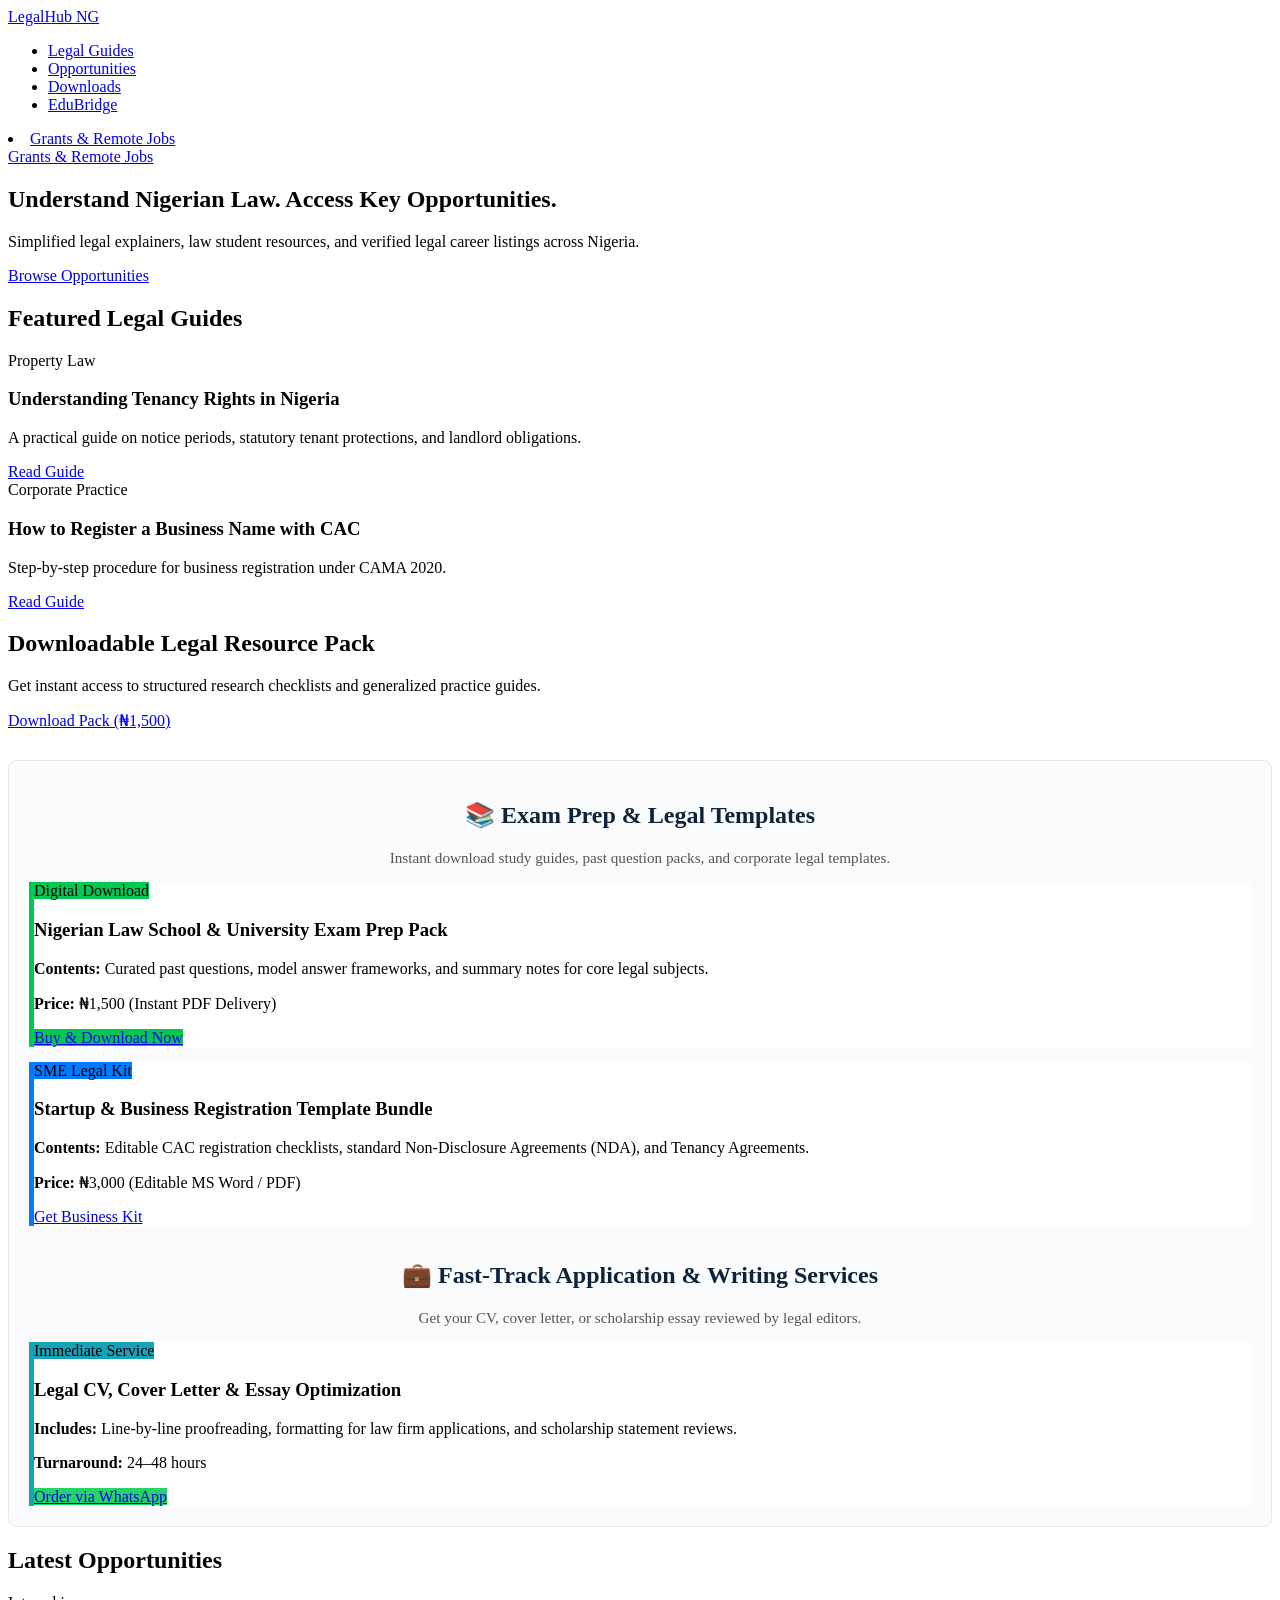
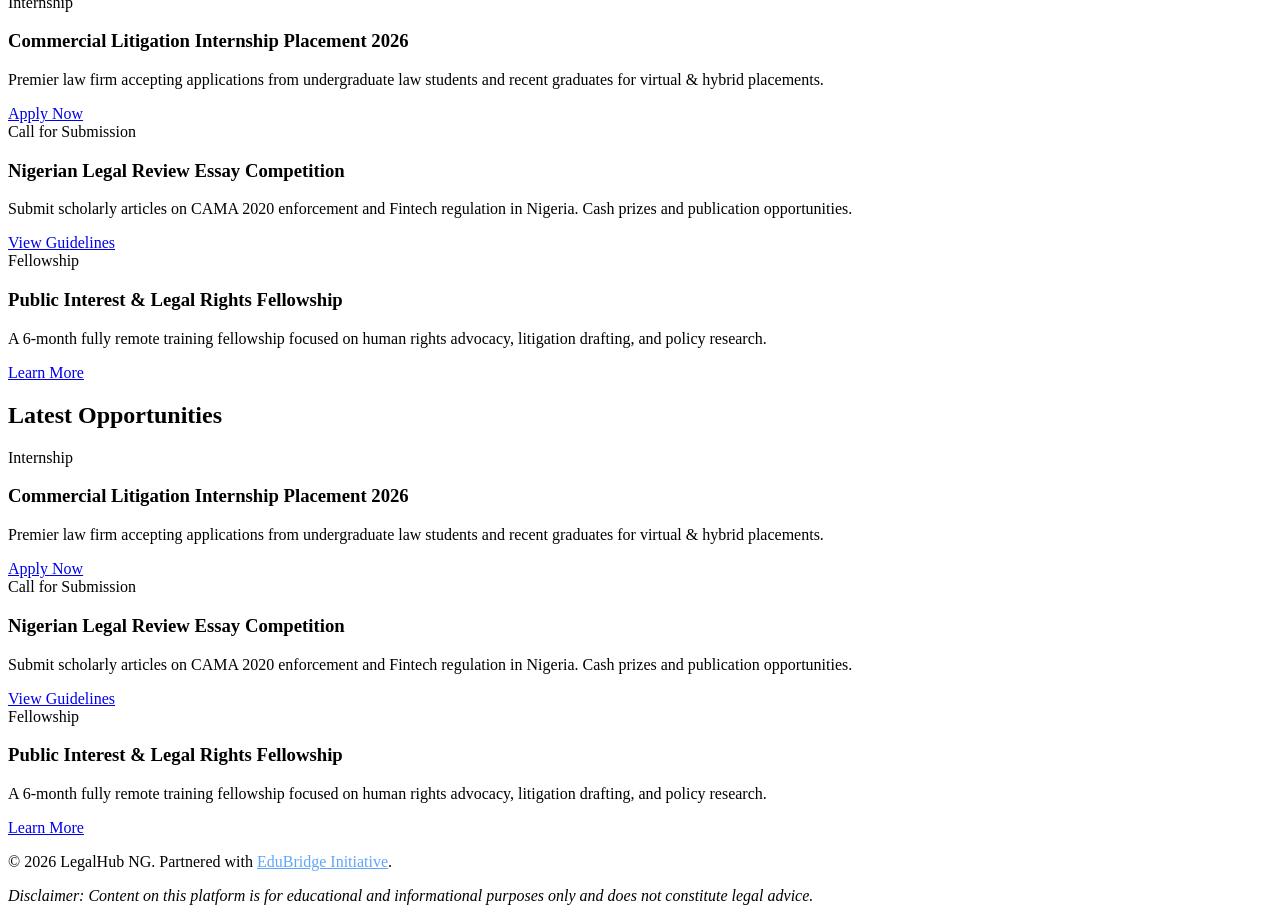
<file: index.html>
<!DOCTYPE html>
<html lang="en">
<head>
    <meta name="google-site-verification" content="_naWiaq9ZyuGqCpR4d_3zGnjR3iSggsKkeyU89-YvZs" />
</head>
<body>

    <header>
        <nav class="nav-container">
            <a href="index.html" class="logo">LegalHub NG</a>
            <ul class="nav-links">
                <li><a href="#guides">Legal Guides</a></li>
                <li><a href="#opportunities">Opportunities</a></li>
                <li><a href="#downloads">Downloads</a></li>
                <li><a href="https://rabbi830119.github.io/edubridge-initiative/" target="_blank">EduBridge</a></li>
            </ul><li><a href="grants-remote.html">Grants & Remote Jobs</a></li>
            
        </nav><a href="grants-remote.html">Grants & Remote Jobs</a>

    </header>

    <main class="content-container">

        <!-- Hero Section -->
        <section class="hero">
            <h1>Understand Nigerian Law. Access Key Opportunities.</h1>
            <p>Simplified legal explainers, law student resources, and verified legal career listings across Nigeria.</p>
            <a href="#opportunities" class="btn-secondary">Browse Opportunities</a>
        </section>

        <!-- Featured Guides Section -->
        <section id="guides" class="section">
            <h2>Featured Legal Guides</h2>
            <div class="grid-container">

                <article class="card">
                    <span class="card-tag">Property Law</span>
                    <h3>Understanding Tenancy Rights in Nigeria</h3>
                    <p>A practical guide on notice periods, statutory tenant protections, and landlord obligations.</p>
                    <a href="tenancy-rights.html" class="btn-primary">Read Guide</a>
                </article>

                <article class="card">
                    <span class="card-tag">Corporate Practice</span>
                    <h3>How to Register a Business Name with CAC</h3>
                    <p>Step-by-step procedure for business registration under CAMA 2020.</p>
                    <a href="cac-registration.html" class="btn-primary">Read Guide</a>
                </article>

            </div>
        </section>

        <!-- Resource Pack Section -->
        <section id="downloads" class="monetize-box">
            <h2>Downloadable Legal Resource Pack</h2>
            <p>Get instant access to structured research checklists and generalized practice guides.</p>
            <a href="https://paystack.shop/pay/uiqa04zdky" class="btn-primary" target="_blank">Download Pack (₦1,500)</a>
        </section>
            <!-- DIGITAL PRODUCTS & SERVICES MONETIZATION HUB -->
    <section class="monetization-hub" style="margin-top: 30px; background: #f9fbfd; padding: 20px; border-radius: 8px; border: 1px solid #e1e8ed;">
        <h2 style="color: #0d233a; text-align: center;">📚 Exam Prep & Legal Templates</h2>
        <p style="text-align: center; font-size: 0.95rem; color: #555;">Instant download study guides, past question packs, and corporate legal templates.</p>
        
        <div class="card" style="border-left: 5px solid #00c853; background: #ffffff; margin-top: 15px;">
            <span class="badge" style="background: #00c853;">Digital Download</span>
            <h3>Nigerian Law School & University Exam Prep Pack</h3>
            <p><strong>Contents:</strong> Curated past questions, model answer frameworks, and summary notes for core legal subjects.</p>
            <p><strong>Price:</strong> ₦1,500 (Instant PDF Delivery)</p>
            <a href="https://paystack.shop/pay/84jwhg94qy" target="_blank" class="btn" style="background: #00c853;">Buy & Download Now</a>
        </div>

        <div class="card" style="border-left: 5px solid #007bff; background: #ffffff; margin-top: 15px;">
            <span class="badge" style="background: #007bff;">SME Legal Kit</span>
            <h3>Startup & Business Registration Template Bundle</h3>
            <p><strong>Contents:</strong> Editable CAC registration checklists, standard Non-Disclosure Agreements (NDA), and Tenancy Agreements.</p>
            <p><strong>Price:</strong> ₦3,000 (Editable MS Word / PDF)</p>
            <a href="https://paystack.shop/pay/84jwhg94qy" target="_blank" class="btn">Get Business Kit</a>
        </div>

        <h2 style="color: #0d233a; text-align: center; margin-top: 35px;">💼 Fast-Track Application & Writing Services</h2>
        <p style="text-align: center; font-size: 0.95rem; color: #555;">Get your CV, cover letter, or scholarship essay reviewed by legal editors.</p>

        <div class="card" style="border-left: 5px solid #17a2b8; background: #ffffff; margin-top: 15px;">
            <span class="badge" style="background: #17a2b8;">Immediate Service</span>
            <h3>Legal CV, Cover Letter & Essay Optimization</h3>
            <p><strong>Includes:</strong> Line-by-line proofreading, formatting for law firm applications, and scholarship statement reviews.</p>
            <p><strong>Turnaround:</strong> 24–48 hours</p>
            <a href="https://wa.me/2348032240119?text=Hi%20LegalHub%20NG,%20I%20want%20to%20request%20a%20CV%2FEssay%20Review." target="_blank" class="btn" style="background: #25d366;">Order via WhatsApp</a>
        </div>
    </section>


        <!-- Latest Opportunities Section -->
                <!-- Latest Opportunities Section -->
        <section id="opportunities" class="section">
            <h2>Latest Opportunities</h2>
            <div class="grid-container">

                <article class="card">
                    <span class="card-tag">Internship</span>
                    <h3>Commercial Litigation Internship Placement 2026</h3>
                    <p>Premier law firm accepting applications from undergraduate law students and recent graduates for virtual & hybrid placements.</p>
                    <a href="internship-placement.html" class="btn-secondary">Apply Now</a>
                </article>

                <article class="card">
                    <span class="card-tag">Call for Submission</span>
                    <h3>Nigerian Legal Review Essay Competition</h3>
                    <p>Submit scholarly articles on CAMA 2020 enforcement and Fintech regulation in Nigeria. Cash prizes and publication opportunities.</p>
                    <a href="essay-competition.html" class="btn-secondary">View Guidelines</a>
                </article>

                <article class="card">
                    <span class="card-tag">Fellowship</span>
                    <h3>Public Interest & Legal Rights Fellowship</h3>
                    <p>A 6-month fully remote training fellowship focused on human rights advocacy, litigation drafting, and policy research.</p>
                    <a href="legal-fellowship.html" class="btn-secondary">Learn More</a>
                </article>

            </div>
        </section>

            <h2>Latest Opportunities</h2>
            <div class="grid-container">

                <article class="card">
                    <span class="card-tag">Internship</span>
                    <h3>Commercial Litigation Internship Placement 2026</h3>
                    <p>Premier law firm accepting applications from undergraduate law students and recent graduates for virtual & hybrid placements.</p>
                    <a href="index.html#opportunities" class="btn-secondary">Apply Now</a>
                </article>

                <article class="card">
                    <span class="card-tag">Call for Submission</span>
                    <h3>Nigerian Legal Review Essay Competition</h3>
                    <p>Submit scholarly articles on CAMA 2020 enforcement and Fintech regulation in Nigeria. Cash prizes and publication opportunities.</p>
                    <a href="index.html#opportunities" class="btn-secondary">View Guidelines</a>
                </article>

                <article class="card">
                    <span class="card-tag">Fellowship</span>
                    <h3>Public Interest & Legal Rights Fellowship</h3>
                    <p>A 6-month fully remote training fellowship focused on human rights advocacy, litigation drafting, and policy research.</p>
                    <a href="index.html#opportunities" class="btn-secondary">Learn More</a>
                </article>

            </div>
        </section>

    </main>

    <footer>
        <p>&copy; 2026 LegalHub NG. Partnered with <a href="https://rabbi830119.github.io/edubridge-initiative/" target="_blank" style="color: #60a5fa; text-decoration: underline;">EduBridge Initiative</a>.</p>
        <p class="disclaimer"><em>Disclaimer: Content on this platform is for educational and informational purposes only and does not constitute legal advice.</em></p>
    </footer>

</body>
</html>
</file>
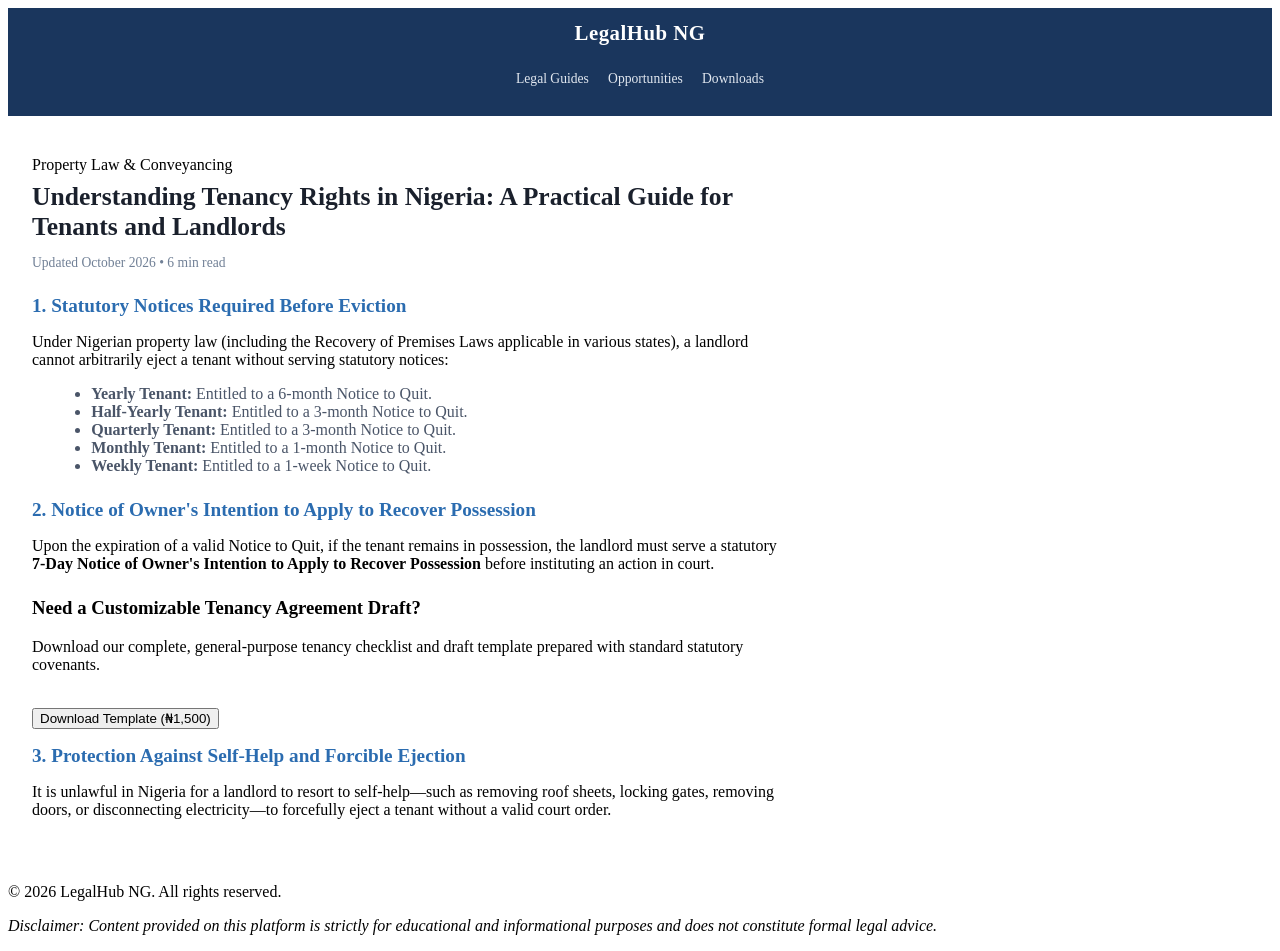
<file: article-tenancy.html>
<!DOCTYPE html>
<html lang="en">
<head>
    <meta charset="UTF-8">
    <meta name="viewport" content="width=device-width, initial-scale=1.0">
    <meta name="description" content="A comprehensive practical guide to tenant rights, statutory notices, and recovery of premises in Nigeria.">
    <title>Understanding Tenancy Rights in Nigeria | LegalHub NG</title>
    <link rel="stylesheet" href="css/style.css">
</head>
<body>

    <header>
        <nav>
            <a href="index.html" class="logo">LegalHub NG</a>
            <ul class="nav-links">
                <li><a href="index.html#guides">Legal Guides</a></li>
                <li><a href="index.html#opportunities">Opportunities</a></li>
                <li><a href="index.html#downloads">Downloads</a></li>
            </ul>
        </nav>
    </header>

    <main class="container" style="max-width: 800px;">
        <article class="card" style="padding: 1.5rem; margin-top: 1rem;">
            <span class="card-tag">Property Law & Conveyancing</span>
            <h1 style="font-size: 1.6rem; color: #1a202c; margin: 0.5rem 0;">Understanding Tenancy Rights in Nigeria: A Practical Guide for Tenants and Landlords</h1>
            <p style="font-size: 0.85rem; color: #718096; margin-bottom: 1.5rem;">Updated October 2026 • 6 min read</p>

            <section style="margin-bottom: 1.5rem;">
                <h2 style="font-size: 1.2rem; color: #2b6cb0; margin-bottom: 0.5rem;">1. Statutory Notices Required Before Eviction</h2>
                <p>Under Nigerian property law (including the Recovery of Premises Laws applicable in various states), a landlord cannot arbitrarily eject a tenant without serving statutory notices:</p>
                <ul style="margin-left: 1.2rem; margin-top: 0.5rem; color: #4a5568;">
                    <li><strong>Yearly Tenant:</strong> Entitled to a 6-month Notice to Quit.</li>
                    <li><strong>Half-Yearly Tenant:</strong> Entitled to a 3-month Notice to Quit.</li>
                    <li><strong>Quarterly Tenant:</strong> Entitled to a 3-month Notice to Quit.</li>
                    <li><strong>Monthly Tenant:</strong> Entitled to a 1-month Notice to Quit.</li>
                    <li><strong>Weekly Tenant:</strong> Entitled to a 1-week Notice to Quit.</li>
                </ul>
            </section>

            <section style="margin-bottom: 1.5rem;">
                <h2 style="font-size: 1.2rem; color: #2b6cb0; margin-bottom: 0.5rem;">2. Notice of Owner's Intention to Apply to Recover Possession</h2>
                <p>Upon the expiration of a valid Notice to Quit, if the tenant remains in possession, the landlord must serve a statutory <strong>7-Day Notice of Owner's Intention to Apply to Recover Possession</strong> before instituting an action in court.</p>
            </section>

            <div class="monetize-box">
                <h3>Need a Customizable Tenancy Agreement Draft?</h3>
                <p>Download our complete, general-purpose tenancy checklist and draft template prepared with standard statutory covenants.</p>
                <br>
                <button class="btn-primary" onclick="payWithPaystack('Tenancy Draft Template', 1500)">Download Template (₦1,500)</button>
            </div>

            <section style="margin-bottom: 1.5rem;">
                <h2 style="font-size: 1.2rem; color: #2b6cb0; margin-bottom: 0.5rem;">3. Protection Against Self-Help and Forcible Ejection</h2>
                <p>It is unlawful in Nigeria for a landlord to resort to self-help—such as removing roof sheets, locking gates, removing doors, or disconnecting electricity—to forcefully eject a tenant without a valid court order.</p>
            </section>
        </article>
    </main>

    <footer>
        <p>© 2026 LegalHub NG. All rights reserved.</p>
        <p><em>Disclaimer: Content provided on this platform is strictly for educational and informational purposes and does not constitute formal legal advice.</em></p>
    </footer>

    <script src="https://js.paystack.co/v1/inline.js"></script>
    <script src="js/script.js"></script>
</body>
</html>
</file>
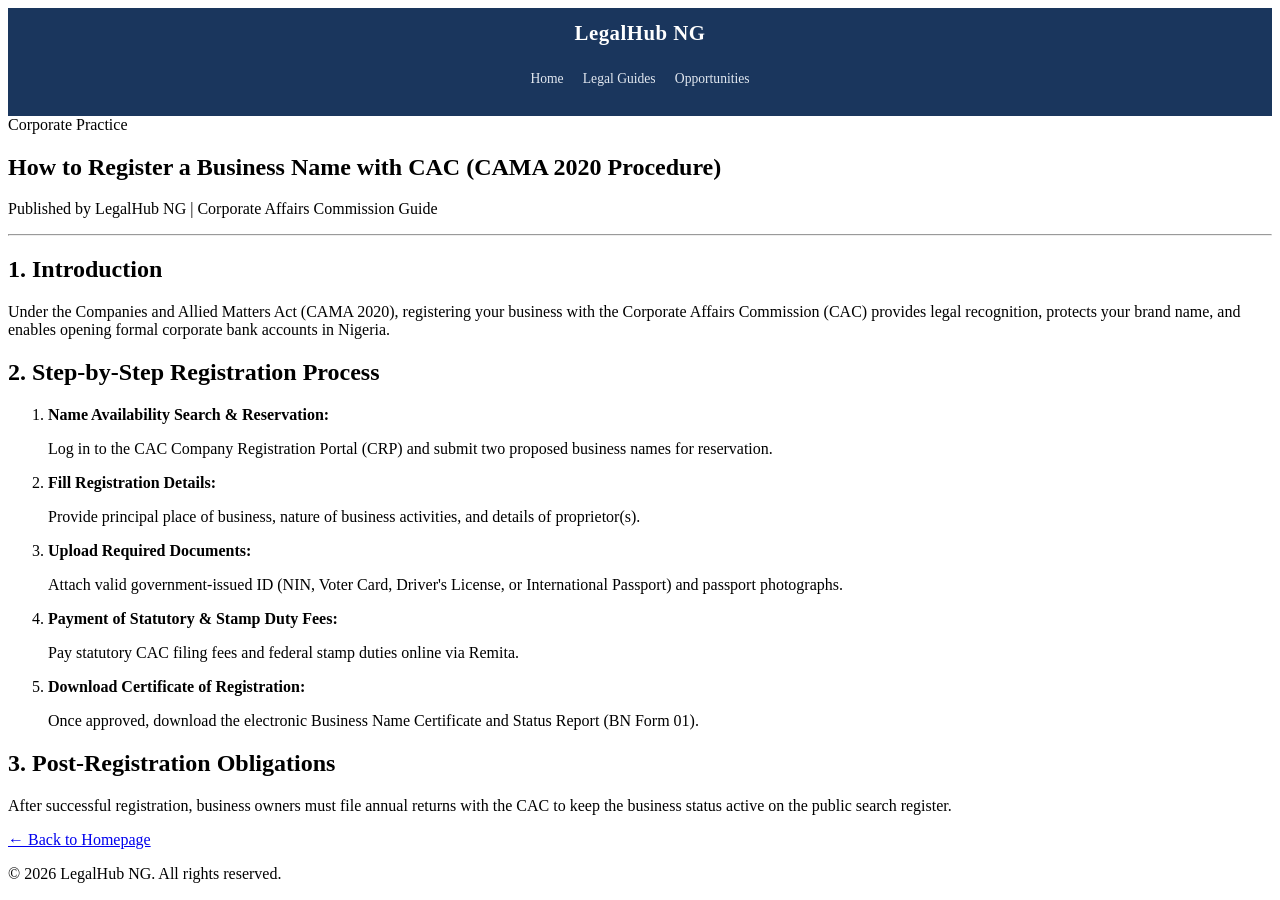
<file: cac-registration.html>
<!DOCTYPE html>
<html lang="en">
<head>
    <meta charset="UTF-8">
    <meta name="viewport" content="width=device-width, initial-scale=1.0">
    <title>How to Register a Business Name with CAC | LegalHub NG</title>
    <link rel="stylesheet" href="css/style.css">
    <link rel="stylesheet" href="css/styles.css">
</head>
<body>

    <header>
        <nav class="nav-container">
            <a href="index.html" class="logo">LegalHub NG</a>
            <ul class="nav-links">
                <li><a href="index.html">Home</a></li>
                <li><a href="index.html#guides">Legal Guides</a></li>
                <li><a href="index.html#opportunities">Opportunities</a></li>
            </ul>
        </nav>
    </header>

    <main class="content-container">
        <article class="legal-article">
            <span class="category-tag">Corporate Practice</span>
            <h1>How to Register a Business Name with CAC (CAMA 2020 Procedure)</h1>
            <p class="meta-info">Published by LegalHub NG | Corporate Affairs Commission Guide</p>

            <hr>

            <section class="article-section">
                <h2>1. Introduction</h2>
                <p>Under the Companies and Allied Matters Act (CAMA 2020), registering your business with the Corporate Affairs Commission (CAC) provides legal recognition, protects your brand name, and enables opening formal corporate bank accounts in Nigeria.</p>
            </section>

            <section class="article-section">
                <h2>2. Step-by-Step Registration Process</h2>
                <ol>
                    <li>
                        <strong>Name Availability Search & Reservation:</strong>
                        <p>Log in to the CAC Company Registration Portal (CRP) and submit two proposed business names for reservation.</p>
                    </li>
                    <li>
                        <strong>Fill Registration Details:</strong>
                        <p>Provide principal place of business, nature of business activities, and details of proprietor(s).</p>
                    </li>
                    <li>
                        <strong>Upload Required Documents:</strong>
                        <p>Attach valid government-issued ID (NIN, Voter Card, Driver's License, or International Passport) and passport photographs.</p>
                    </li>
                    <li>
                        <strong>Payment of Statutory & Stamp Duty Fees:</strong>
                        <p>Pay statutory CAC filing fees and federal stamp duties online via Remita.</p>
                    </li>
                    <li>
                        <strong>Download Certificate of Registration:</strong>
                        <p>Once approved, download the electronic Business Name Certificate and Status Report (BN Form 01).</p>
                    </li>
                </ol>
            </section>

            <section class="article-section">
                <h2>3. Post-Registration Obligations</h2>
                <p>After successful registration, business owners must file annual returns with the CAC to keep the business status active on the public search register.</p>
            </section>

            <div class="article-footer">
                <a href="index.html" class="btn-secondary">← Back to Homepage</a>
            </div>
        </article>
    </main>

    <footer>
        <p>&copy; 2026 LegalHub NG. All rights reserved.</p>
    </footer>

</body>
</html>
</file>
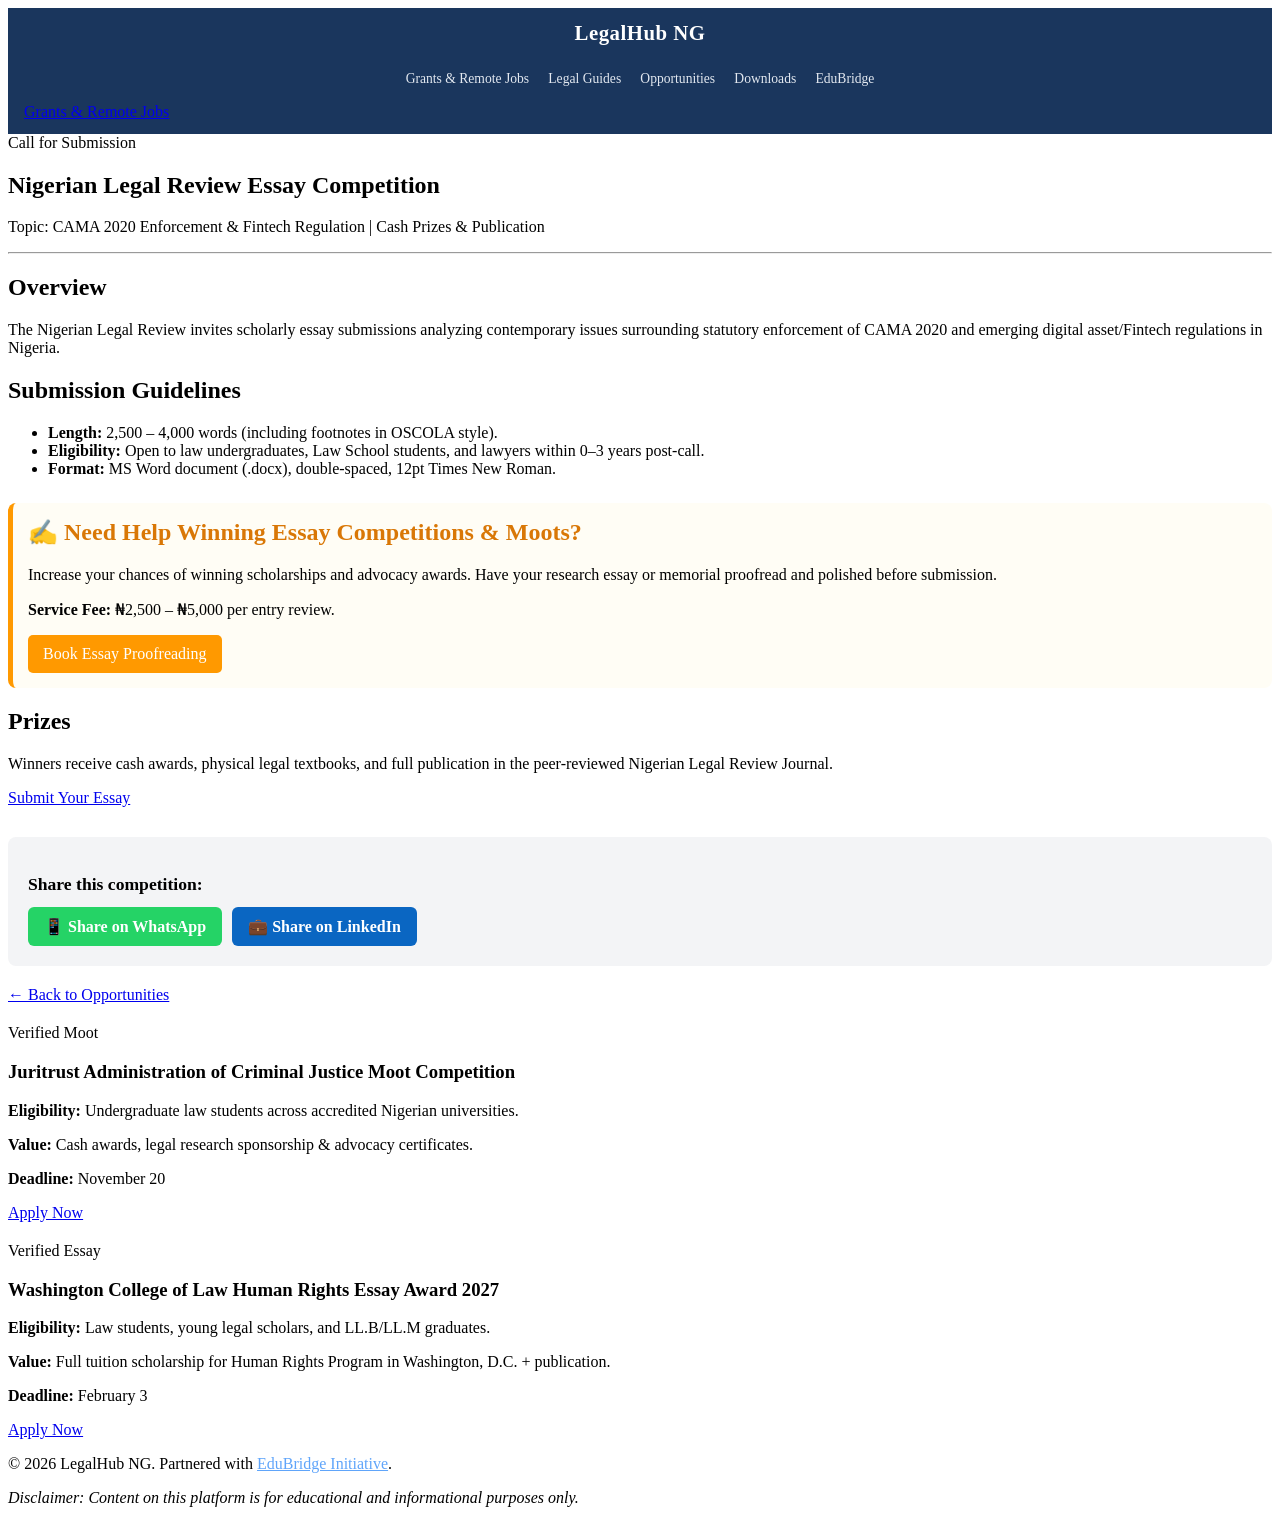
<file: essay-competition.html>
<!DOCTYPE html>
<html lang="en">
<head>
    <meta charset="UTF-8">
    <meta name="viewport" content="width=device-width, initial-scale=1.0">
    <title>Nigerian Legal Review Essay Competition | LegalHub NG</title>
    <!-- Open Graph tags for WhatsApp/Social Preview -->
    <meta property="og:title" content="Nigerian Legal Review Essay Competition - LegalHub NG">
    <meta property="og:description" content="Submit scholarly essays on CAMA 2020 & Fintech Regulation. Win cash prizes and publication.">
    <meta property="og:type" content="website">
    <link rel="stylesheet" href="css/style.css">
    <link rel="stylesheet" href="css/styles.css">
</head>
<body>

    <header>
        <nav class="nav-container">
            <a href="index.html" class="logo">LegalHub NG</a>
            <ul class="nav-links"><li><a href="grants-remote.html">Grants & Remote Jobs</a></li>
                
                <li><a href="index.html#guides">Legal Guides</a></li>
                <li><a href="index.html#opportunities">Opportunities</a></li>
                <li><a href="index.html#downloads">Downloads</a></li>
                <li><a href="https://rabbi830119.github.io/edubridge-initiative/" target="_blank">EduBridge</a></li>
            </ul>
        </nav><a href="grants-remote.html">Grants & Remote Jobs</a>

    </header>

    <main class="content-container">
        <article class="legal-article">
            <span class="category-tag">Call for Submission</span>
            <h1>Nigerian Legal Review Essay Competition</h1>
            <p class="meta-info">Topic: CAMA 2020 Enforcement & Fintech Regulation | Cash Prizes & Publication</p>
            <hr>

            <section class="article-section">
                <h2>Overview</h2>
                <p>The Nigerian Legal Review invites scholarly essay submissions analyzing contemporary issues surrounding statutory enforcement of CAMA 2020 and emerging digital asset/Fintech regulations in Nigeria.</p>
            </section>

            <section class="article-section">
                <h2>Submission Guidelines</h2>
                <ul>
                    <li><strong>Length:</strong> 2,500 – 4,000 words (including footnotes in OSCOLA style).</li>
                    <li><strong>Eligibility:</strong> Open to law undergraduates, Law School students, and lawyers within 0–3 years post-call.</li>
                    <li><strong>Format:</strong> MS Word document (.docx), double-spaced, 12pt Times New Roman.</li>
                </ul>
            </section>
                <!-- ESSAY & MOOT PROOFREADING SERVICE BANNER -->
    <div class="card" style="border-left: 5px solid #ff9900; background: #fffdf5; margin-top: 25px; padding: 15px; border-radius: 8px;">
        <h2 style="color: #d97706; margin-top: 0;">✍️ Need Help Winning Essay Competitions & Moots?</h2>
        <p>Increase your chances of winning scholarships and advocacy awards. Have your research essay or memorial proofread and polished before submission.</p>
        <p><strong>Service Fee:</strong> ₦2,500 – ₦5,000 per entry review.</p>
        <a href="https://wa.me/2348032240119?text=Hi%20LegalHub,%20I%20need%20my%20essay%2Fmemorial%20proofread." target="_blank" class="btn" style="background: #ff9900; color: #fff; display: inline-block; padding: 10px 15px; text-decoration: none; border-radius: 5px;">Book Essay Proofreading</a>
    </div>


            <section class="article-section">
                <h2>Prizes</h2>
                <p>Winners receive cash awards, physical legal textbooks, and full publication in the peer-reviewed Nigerian Legal Review Journal.</p>
                <a href="mailto:submissions@legalhubng.com?subject=Essay%20Submission%202026" class="btn-primary">Submit Your Essay</a>
            </section>

            <!-- Social Share Section -->
            <section class="article-section share-box" style="margin-top: 30px; padding: 20px; background-color: #f3f4f6; border-radius: 8px;">
                <h3 style="margin-bottom: 12px; font-size: 1.1rem;">Share this competition:</h3>
                <div style="display: flex; gap: 10px; flex-wrap: wrap;">
                    <a href="https://api.whatsapp.com/send?text=Check%20out%20the%20Nigerian%20Legal%20Review%20Essay%20Competition%20on%20LegalHub%20NG:%20https://rabbi830119.github.io/legal-opportunity-hub/essay-competition.html" target="_blank" style="background-color: #25D366; color: white; padding: 10px 16px; border-radius: 6px; text-decoration: none; font-weight: bold; display: inline-block;">📱 Share on WhatsApp</a>
                    <a href="https://www.linkedin.com/sharing/share-offsite/?url=https://rabbi830119.github.io/legal-opportunity-hub/essay-competition.html" target="_blank" style="background-color: #0A66C2; color: white; padding: 10px 16px; border-radius: 6px; text-decoration: none; font-weight: bold; display: inline-block;">💼 Share on LinkedIn</a>
                </div>
            </section>

            <div class="article-footer" style="margin-top: 20px;">
                <a href="index.html#opportunities" class="btn-secondary">← Back to Opportunities</a>
            </div>
        </article>
            <!-- VERIFIED COMPETITIONS SECTION -->
    <div class="card" style="margin-top: 20px;">
        <span class="badge">Verified Moot</span>
        <h3>Juritrust Administration of Criminal Justice Moot Competition</h3>
        <p><strong>Eligibility:</strong> Undergraduate law students across accredited Nigerian universities.</p>
        <p><strong>Value:</strong> Cash awards, legal research sponsorship & advocacy certificates.</p>
        <p><strong>Deadline:</strong> November 20</p>
        <a href="https://juritrustcentre.org/moot-competition/" target="_blank" class="btn">Apply Now</a>
    </div>

    <div class="card" style="margin-top: 20px;">
        <span class="badge">Verified Essay</span>
        <h3>Washington College of Law Human Rights Essay Award 2027</h3>
        <p><strong>Eligibility:</strong> Law students, young legal scholars, and LL.B/LL.M graduates.</p>
        <p><strong>Value:</strong> Full tuition scholarship for Human Rights Program in Washington, D.C. + publication.</p>
        <p><strong>Deadline:</strong> February 3</p>
        <a href="https://www.wcl.american.edu/impact/initiatives-programs/hracademy/award/" target="_blank" class="btn">Apply Now</a>
    </div>
    
    </main>

    <footer>
        <p>&copy; 2026 LegalHub NG. Partnered with <a href="https://rabbi830119.github.io/edubridge-initiative/" target="_blank" style="color: #60a5fa; text-decoration: underline;">EduBridge Initiative</a>.</p>
        <p class="disclaimer"><em>Disclaimer: Content on this platform is for educational and informational purposes only.</em></p>
    </footer>

</body>
</html>
</file>
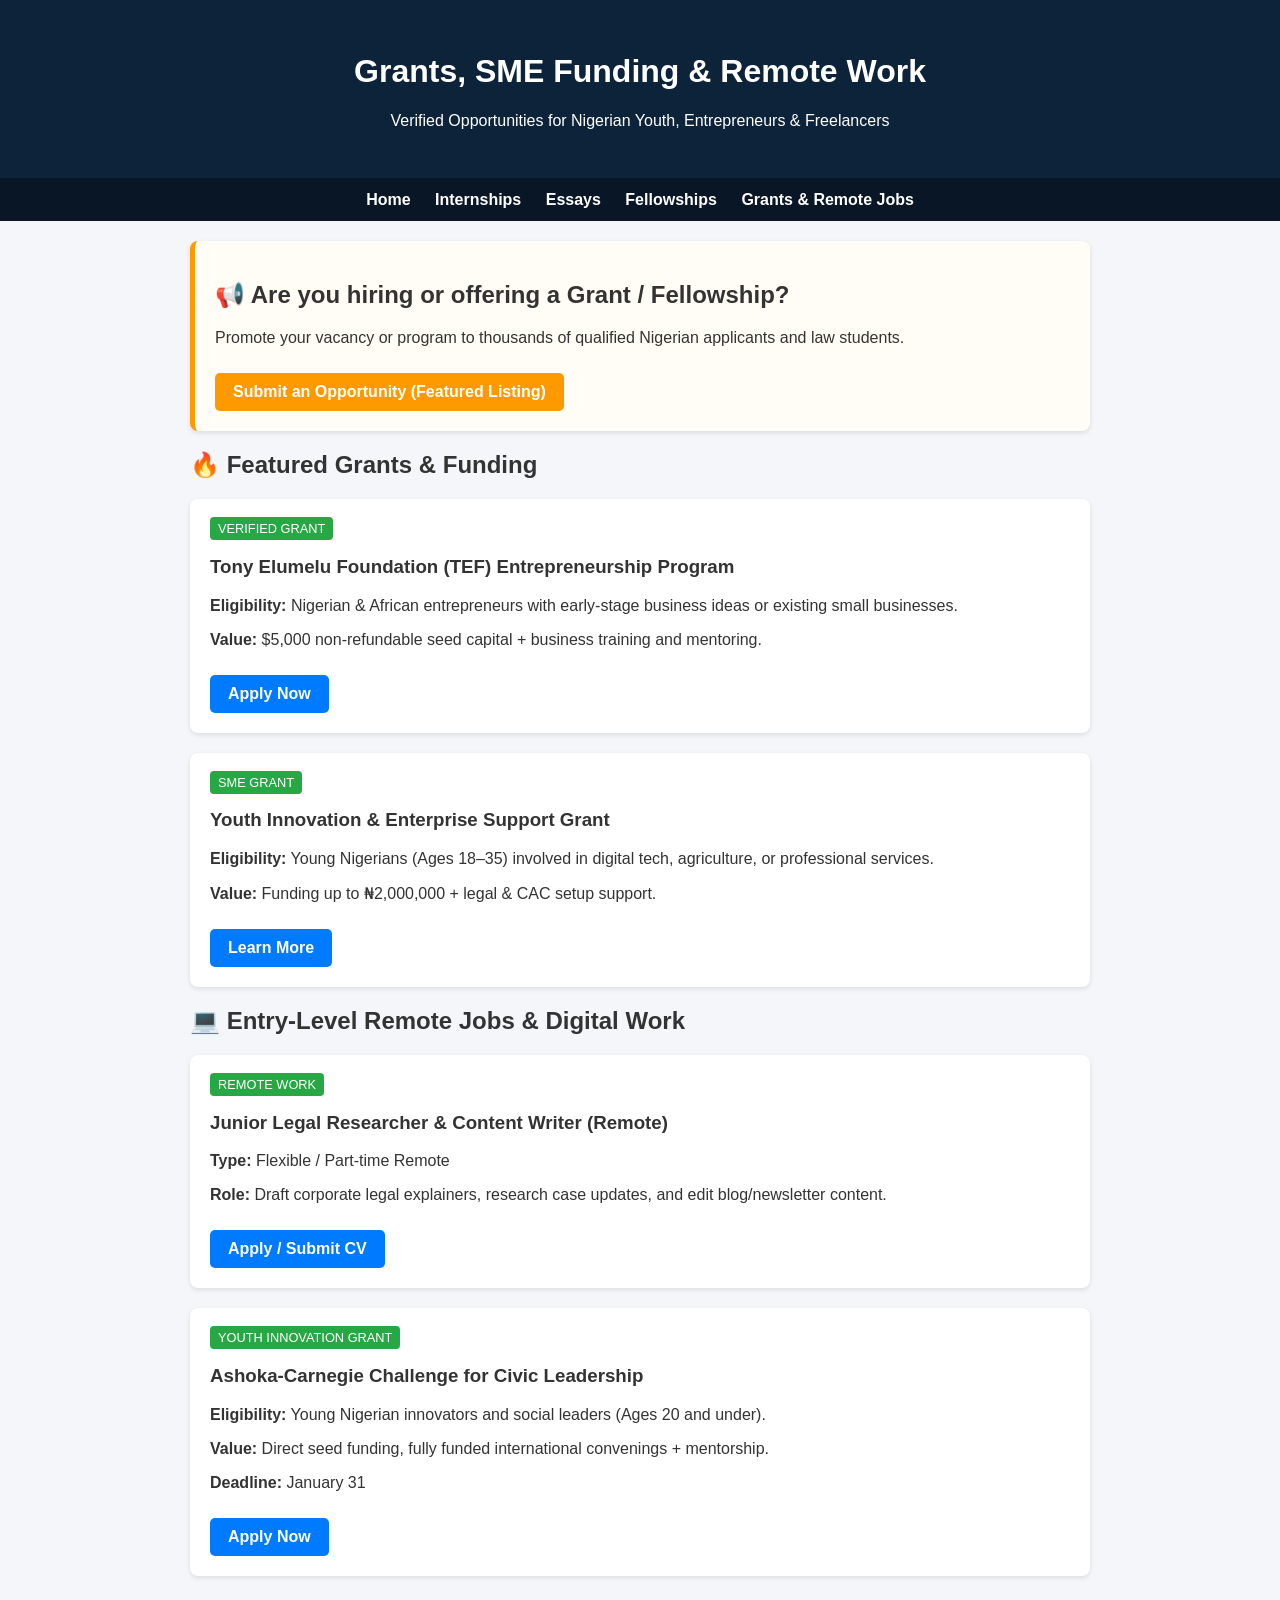
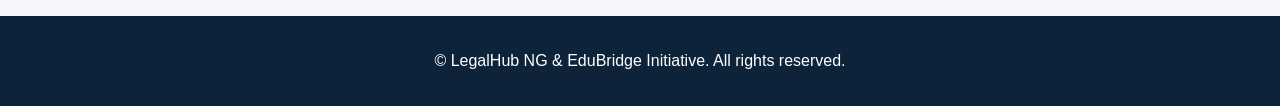
<file: grants-remote.html>
<!DOCTYPE html>
<html lang="en">
<head>
    <meta charset="UTF-8">
    <meta name="viewport" content="width=device-width, initial-scale=1.0">
    <title>Grants, Funding & Remote Work | LegalHub NG & EduBridge</title>
    <style>
        body { font-family: Arial, sans-serif; margin: 0; padding: 0; background-color: #f4f6f9; color: #333; }
        header { background-color: #0d233a; color: white; text-align: center; padding: 2rem 1rem; }
        nav { background: #081625; text-align: center; padding: 0.8rem; }
        nav a { color: #fff; margin: 0 10px; text-decoration: none; font-weight: bold; }
        .container { max-width: 900px; margin: 20px auto; padding: 0 15px; }
        .card { background: white; border-radius: 8px; padding: 20px; margin-bottom: 20px; box-shadow: 0 2px 5px rgba(0,0,0,0.1); }
        .badge { background: #28a745; color: white; padding: 4px 8px; border-radius: 4px; font-size: 0.8rem; text-transform: uppercase; }
        .btn { display: inline-block; background: #007bff; color: white; padding: 10px 18px; text-decoration: none; border-radius: 5px; font-weight: bold; margin-top: 10px; }
        .btn-featured { background: #ff9900; }
        footer { text-align: center; padding: 20px; background: #0d233a; color: white; margin-top: 40px; }
    </style>
</head>
<body>

<header>
    <h1>Grants, SME Funding & Remote Work</h1>
    <p>Verified Opportunities for Nigerian Youth, Entrepreneurs & Freelancers</p>
</header>

<nav>
    <a href="index.html">Home</a>
    <a href="internships.html">Internships</a>
    <a href="essays.html">Essays</a>
    <a href="fellowships.html">Fellowships</a>
    <a href="grants-remote.html">Grants & Remote Jobs</a>
</nav>

<div class="container">

        <!-- SUBMIT AN OPPORTUNITY BANNER -->
    <div class="card" style="border-left: 5px solid #ff9900; background: #fffdf5;">
        <h2>📢 Are you hiring or offering a Grant / Fellowship?</h2>
        <p>Promote your vacancy or program to thousands of qualified Nigerian applicants and law students.</p>
        <a href="https://paystack.shop/pay/84jwhg94qy" target="_blank" class="btn btn-featured">Submit an Opportunity (Featured Listing)</a>
    </div>

        <h2>🔥 Featured Grants & Funding</h2>

    <div class="card">
        <span class="badge">Verified Grant</span>
        <h3>Tony Elumelu Foundation (TEF) Entrepreneurship Program</h3>
        <p><strong>Eligibility:</strong> Nigerian & African entrepreneurs with early-stage business ideas or existing small businesses.</p>
        <p><strong>Value:</strong> $5,000 non-refundable seed capital + business training and mentoring.</p>
        <a href="https://tefconnect.com" target="_blank" class="btn">Apply Now</a>
    </div>

    <div class="card">
        <span class="badge">SME Grant</span>
        <h3>Youth Innovation & Enterprise Support Grant</h3>
        <p><strong>Eligibility:</strong> Young Nigerians (Ages 18–35) involved in digital tech, agriculture, or professional services.</p>
        <p><strong>Value:</strong> Funding up to ₦2,000,000 + legal & CAC setup support.</p>
        <a href="mailto:contact@legalhub.ng" class="btn">Learn More</a>
    </div>

    <h2>💻 Entry-Level Remote Jobs & Digital Work</h2>

    <div class="card">
        <span class="badge">Remote Work</span>
        <h3>Junior Legal Researcher & Content Writer (Remote)</h3>
        <p><strong>Type:</strong> Flexible / Part-time Remote</p>
        <p><strong>Role:</strong> Draft corporate legal explainers, research case updates, and edit blog/newsletter content.</p>
        <a href="mailto:contact@legalhub.ng" class="btn">Apply / Submit CV</a>
    </div>
        <!-- ACTIVE YOUTH INNOVATION GRANT -->
    <div class="card" style="margin-top: 20px;">
        <span class="badge">Youth Innovation Grant</span>
        <h3>Ashoka-Carnegie Challenge for Civic Leadership</h3>
        <p><strong>Eligibility:</strong> Young Nigerian innovators and social leaders (Ages 20 and under).</p>
        <p><strong>Value:</strong> Direct seed funding, fully funded international convenings + mentorship.</p>
        <p><strong>Deadline:</strong> January 31</p>
        <a href="https://www.changemakers.com/en/carnegie-challenge-civic-leadership" target="_blank" class="btn">Apply Now</a>
    </div>

  </div>

</div>

<footer>
    <p>&copy; LegalHub NG & EduBridge Initiative. All rights reserved.</p>
</footer>

</body>
</html>
</file>
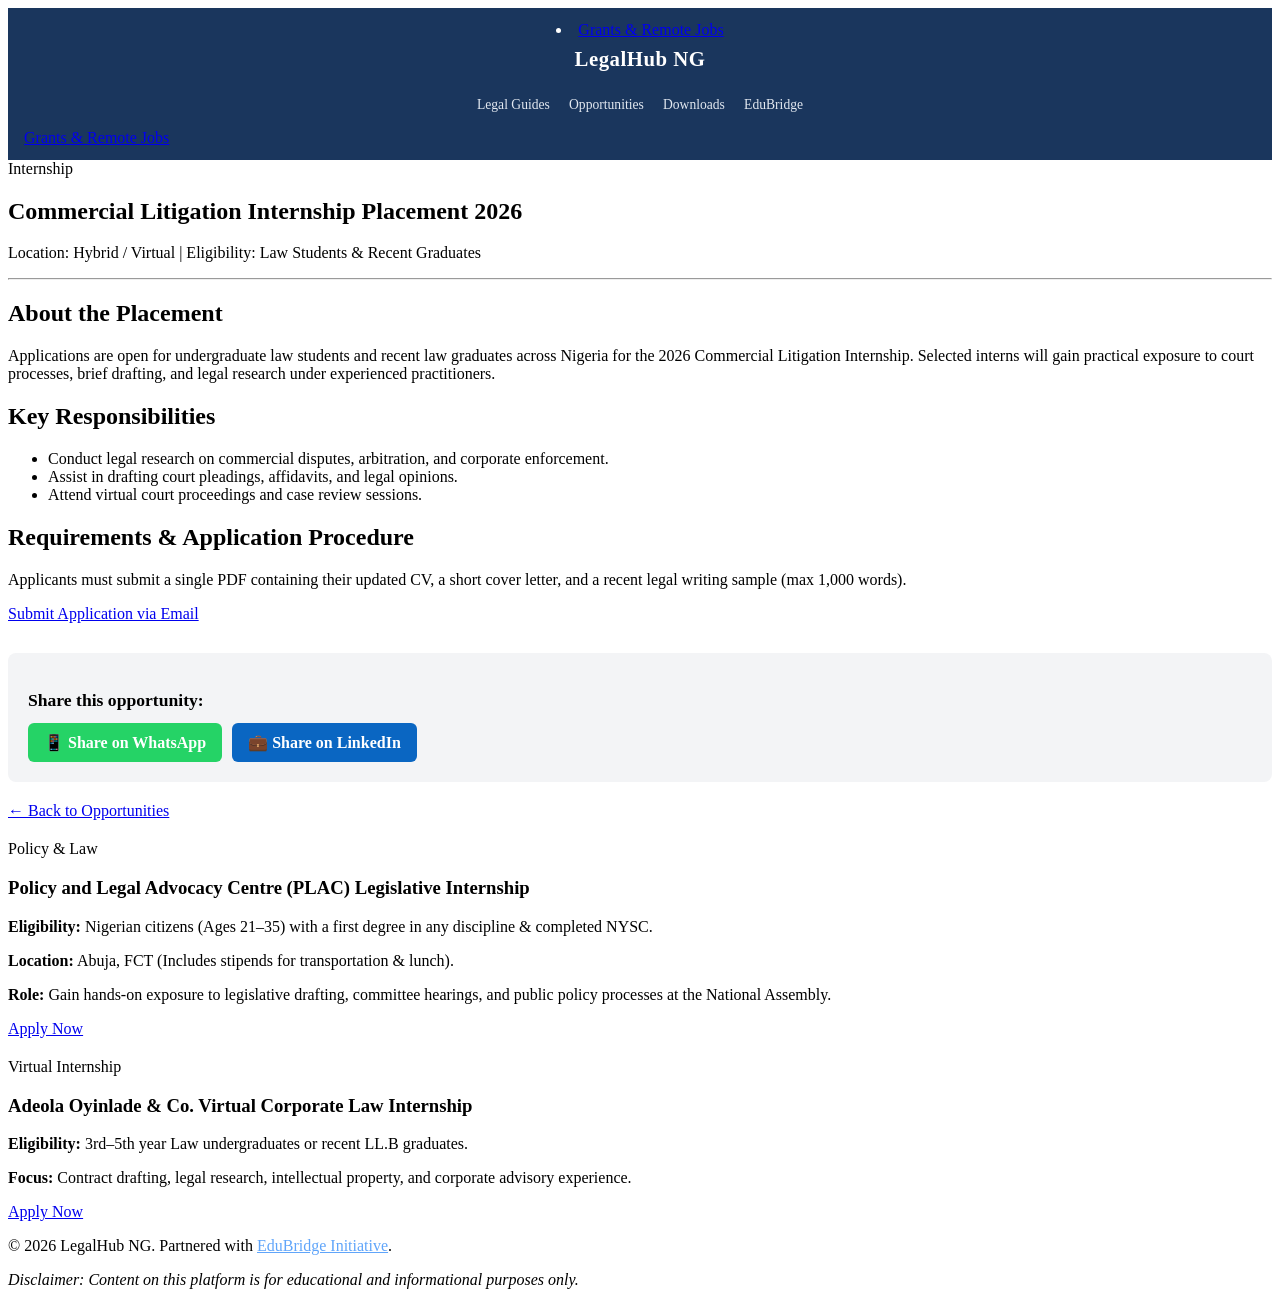
<file: internship-placement.html>
<!DOCTYPE html>
<html lang="en">
<head>
    <meta charset="UTF-8">
    <meta name="viewport" content="width=device-width, initial-scale=1.0">
    <title>Commercial Litigation Internship Placement 2026 | LegalHub NG</title>
    <!-- Open Graph tags for WhatsApp/Social Preview -->
    <meta property="og:title" content="Commercial Litigation Internship Placement 2026 - LegalHub NG">
    <meta property="og:description" content="Apply now for virtual and hybrid commercial litigation internship opportunities across Nigeria.">
    <meta property="og:type" content="website">
    <link rel="stylesheet" href="css/style.css">
    <link rel="stylesheet" href="css/styles.css">
</head>
<body>

    <header>
        <nav class="nav-container"><li><a href="grants-remote.html">Grants & Remote Jobs</a></li>

            <a href="index.html" class="logo">LegalHub NG</a>
            <ul class="nav-links">
                <li><a href="index.html#guides">Legal Guides</a></li>
                <li><a href="index.html#opportunities">Opportunities</a></li>
                <li><a href="index.html#downloads">Downloads</a></li>
                <li><a href="https://rabbi830119.github.io/edubridge-initiative/" target="_blank">EduBridge</a></li>
            </ul>
        </nav><a href="grants-remote.html">Grants & Remote Jobs</a>

    </header>

    <main class="content-container">
        <article class="legal-article">
            <span class="category-tag">Internship</span>
            <h1>Commercial Litigation Internship Placement 2026</h1>
            <p class="meta-info">Location: Hybrid / Virtual | Eligibility: Law Students & Recent Graduates</p>
            <hr>

            <section class="article-section">
                <h2>About the Placement</h2>
                <p>Applications are open for undergraduate law students and recent law graduates across Nigeria for the 2026 Commercial Litigation Internship. Selected interns will gain practical exposure to court processes, brief drafting, and legal research under experienced practitioners.</p>
            </section>

            <section class="article-section">
                <h2>Key Responsibilities</h2>
                <ul>
                    <li>Conduct legal research on commercial disputes, arbitration, and corporate enforcement.</li>
                    <li>Assist in drafting court pleadings, affidavits, and legal opinions.</li>
                    <li>Attend virtual court proceedings and case review sessions.</li>
                </ul>
            </section>

            <section class="article-section">
                <h2>Requirements & Application Procedure</h2>
                <p>Applicants must submit a single PDF containing their updated CV, a short cover letter, and a recent legal writing sample (max 1,000 words).</p>
                <a href="mailto:applications@legalhubng.com?subject=Commercial%20Litigation%20Internship%202026" class="btn-primary">Submit Application via Email</a>
            </section>

            <!-- Social Share Section -->
            <section class="article-section share-box" style="margin-top: 30px; padding: 20px; background-color: #f3f4f6; border-radius: 8px;">
                <h3 style="margin-bottom: 12px; font-size: 1.1rem;">Share this opportunity:</h3>
                <div style="display: flex; gap: 10px; flex-wrap: wrap;">
                    <a href="https://api.whatsapp.com/send?text=Check%20out%20this%20Commercial%20Litigation%20Internship%20Placement%202026%20on%20LegalHub%20NG:%20https://rabbi830119.github.io/legal-opportunity-hub/internship-placement.html" target="_blank" style="background-color: #25D366; color: white; padding: 10px 16px; border-radius: 6px; text-decoration: none; font-weight: bold; display: inline-block;">📱 Share on WhatsApp</a>
                    <a href="https://www.linkedin.com/sharing/share-offsite/?url=https://rabbi830119.github.io/legal-opportunity-hub/internship-placement.html" target="_blank" style="background-color: #0A66C2; color: white; padding: 10px 16px; border-radius: 6px; text-decoration: none; font-weight: bold; display: inline-block;">💼 Share on LinkedIn</a>
                </div>
            </section>

            <div class="article-footer" style="margin-top: 20px;">
                <a href="index.html#opportunities" class="btn-secondary">← Back to Opportunities</a>
            </div>
        </article>
            <!-- ACTIVE INTERNSHIP LISTINGS -->
    <div class="card" style="margin-top: 20px;">
        <span class="badge">Policy & Law</span>
        <h3>Policy and Legal Advocacy Centre (PLAC) Legislative Internship</h3>
        <p><strong>Eligibility:</strong> Nigerian citizens (Ages 21–35) with a first degree in any discipline & completed NYSC.</p>
        <p><strong>Location:</strong> Abuja, FCT (Includes stipends for transportation & lunch).</p>
        <p><strong>Role:</strong> Gain hands-on exposure to legislative drafting, committee hearings, and public policy processes at the National Assembly.</p>
        <a href="https://placng.org/i/plac-2026-legislative-internship-opportunity/" target="_blank" class="btn">Apply Now</a>
    </div>

    <div class="card" style="margin-top: 20px;">
        <span class="badge">Virtual Internship</span>
        <h3>Adeola Oyinlade & Co. Virtual Corporate Law Internship</h3>
        <p><strong>Eligibility:</strong> 3rd–5th year Law undergraduates or recent LL.B graduates.</p>
        <p><strong>Focus:</strong> Contract drafting, legal research, intellectual property, and corporate advisory experience.</p>
        <a href="https://www.adeolaoyinlade.com/en/" target="_blank" class="btn">Apply Now</a>
    </div>

    </main>

    <footer>
        <p>&copy; 2026 LegalHub NG. Partnered with <a href="https://rabbi830119.github.io/edubridge-initiative/" target="_blank" style="color: #60a5fa; text-decoration: underline;">EduBridge Initiative</a>.</p>
        <p class="disclaimer"><em>Disclaimer: Content on this platform is for educational and informational purposes only.</em></p>
    </footer>

</body>
</html>
</file>
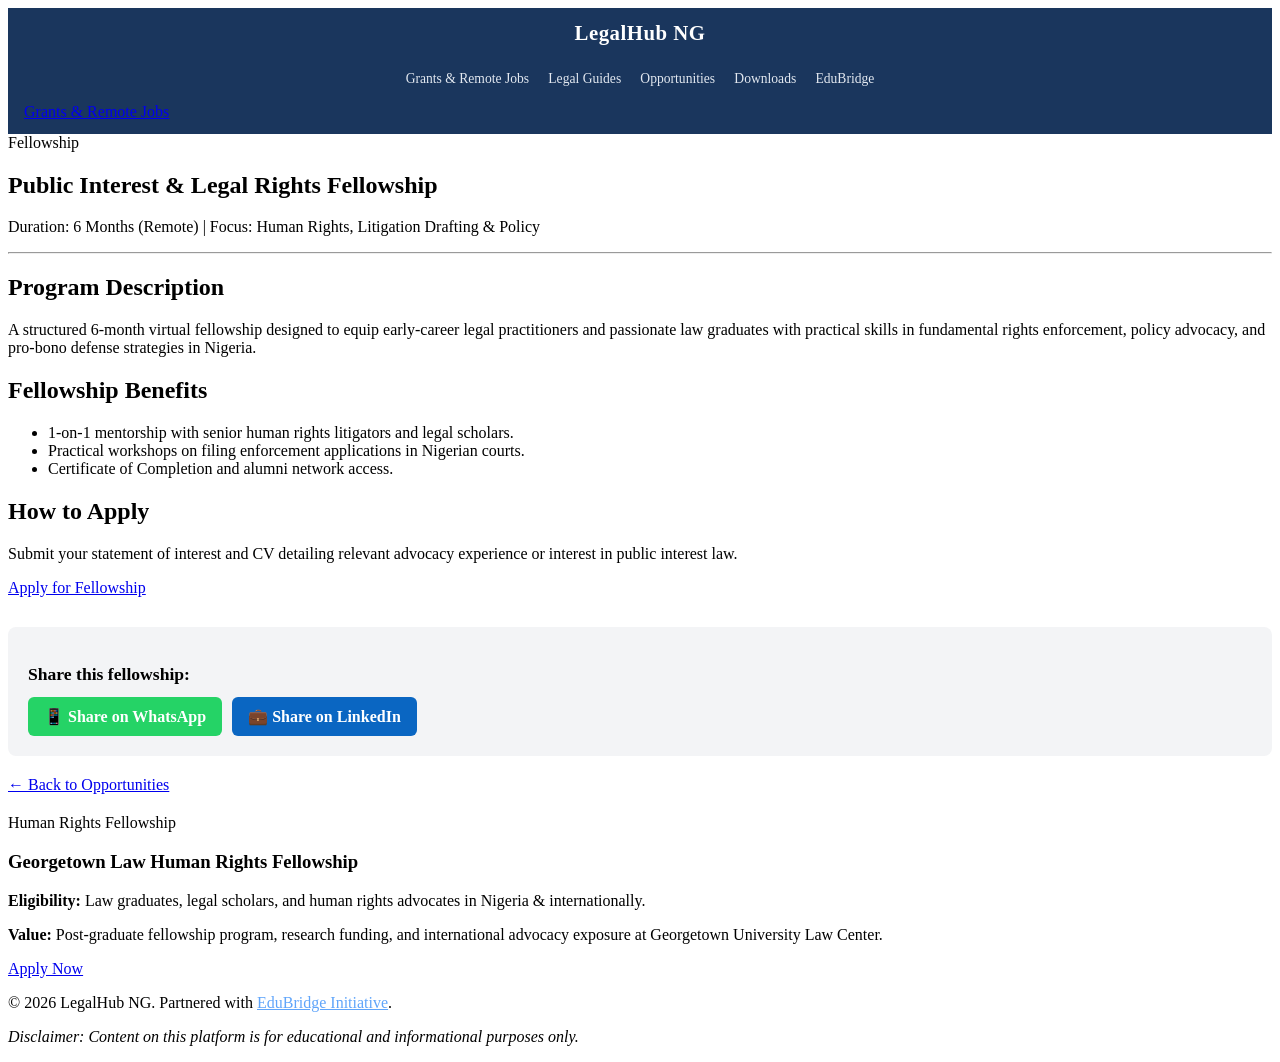
<file: legal-fellowship.html>
<!DOCTYPE html>
<html lang="en">
<head>
    <meta charset="UTF-8">
    <meta name="viewport" content="width=device-width, initial-scale=1.0">
    <title>Public Interest & Legal Rights Fellowship | LegalHub NG</title>
    <!-- Open Graph tags for WhatsApp/Social Preview -->
    <meta property="og:title" content="Public Interest & Legal Rights Fellowship - LegalHub NG">
    <meta property="og:description" content="6-month virtual fellowship on human rights advocacy and litigation drafting. Apply today!">
    <meta property="og:type" content="website">
    <link rel="stylesheet" href="css/style.css">
    <link rel="stylesheet" href="css/styles.css">
</head>
<body>

    <header>
        <nav class="nav-container">
            <a href="index.html" class="logo">LegalHub NG</a>
            <ul class="nav-links"><li><a href="grants-remote.html">Grants & Remote Jobs</a></li>

                <li><a href="index.html#guides">Legal Guides</a></li>
                <li><a href="index.html#opportunities">Opportunities</a></li>
                <li><a href="index.html#downloads">Downloads</a></li>
                <li><a href="https://rabbi830119.github.io/edubridge-initiative/" target="_blank">EduBridge</a></li>
            </ul>
        </nav><a href="grants-remote.html">Grants & Remote Jobs</a>

    </header>

    <main class="content-container">
        <article class="legal-article">
            <span class="category-tag">Fellowship</span>
            <h1>Public Interest & Legal Rights Fellowship</h1>
            <p class="meta-info">Duration: 6 Months (Remote) | Focus: Human Rights, Litigation Drafting & Policy</p>
            <hr>

            <section class="article-section">
                <h2>Program Description</h2>
                <p>A structured 6-month virtual fellowship designed to equip early-career legal practitioners and passionate law graduates with practical skills in fundamental rights enforcement, policy advocacy, and pro-bono defense strategies in Nigeria.</p>
            </section>

            <section class="article-section">
                <h2>Fellowship Benefits</h2>
                <ul>
                    <li>1-on-1 mentorship with senior human rights litigators and legal scholars.</li>
                    <li>Practical workshops on filing enforcement applications in Nigerian courts.</li>
                    <li>Certificate of Completion and alumni network access.</li>
                </ul>
            </section>

            <section class="article-section">
                <h2>How to Apply</h2>
                <p>Submit your statement of interest and CV detailing relevant advocacy experience or interest in public interest law.</p>
                <a href="mailto:fellowship@legalhubng.com?subject=Public%20Interest%20Fellowship%202026" class="btn-primary">Apply for Fellowship</a>
            </section>

            <!-- Social Share Section -->
            <section class="article-section share-box" style="margin-top: 30px; padding: 20px; background-color: #f3f4f6; border-radius: 8px;">
                <h3 style="margin-bottom: 12px; font-size: 1.1rem;">Share this fellowship:</h3>
                <div style="display: flex; gap: 10px; flex-wrap: wrap;">
                    <a href="https://api.whatsapp.com/send?text=Check%20out%20the%20Public%20Interest%20%26%20Legal%20Rights%20Fellowship%20on%20LegalHub%20NG:%20https://rabbi830119.github.io/legal-opportunity-hub/legal-fellowship.html" target="_blank" style="background-color: #25D366; color: white; padding: 10px 16px; border-radius: 6px; text-decoration: none; font-weight: bold; display: inline-block;">📱 Share on WhatsApp</a>
                    <a href="https://www.linkedin.com/sharing/share-offsite/?url=https://rabbi830119.github.io/legal-opportunity-hub/legal-fellowship.html" target="_blank" style="background-color: #0A66C2; color: white; padding: 10px 16px; border-radius: 6px; text-decoration: none; font-weight: bold; display: inline-block;">💼 Share on LinkedIn</a>
                </div>
            </section>

            <div class="article-footer" style="margin-top: 20px;">
                <a href="index.html#opportunities" class="btn-secondary">← Back to Opportunities</a>
            </div>
        </article>
            <!-- ACTIVE FELLOWSHIP LISTING -->
    <div class="card" style="margin-top: 20px;">
        <span class="badge">Human Rights Fellowship</span>
        <h3>Georgetown Law Human Rights Fellowship</h3>
        <p><strong>Eligibility:</strong> Law graduates, legal scholars, and human rights advocates in Nigeria & internationally.</p>
        <p><strong>Value:</strong> Post-graduate fellowship program, research funding, and international advocacy exposure at Georgetown University Law Center.</p>
        <a href="https://www.law.georgetown.edu/human-rights-institute/careers/" target="_blank" class="btn">Apply Now</a>
    </div>

    </main>

    <footer>
        <p>&copy; 2026 LegalHub NG. Partnered with <a href="https://rabbi830119.github.io/edubridge-initiative/" target="_blank" style="color: #60a5fa; text-decoration: underline;">EduBridge Initiative</a>.</p>
        <p class="disclaimer"><em>Disclaimer: Content on this platform is for educational and informational purposes only.</em></p>
    </footer>

</body>
</html>
</file>
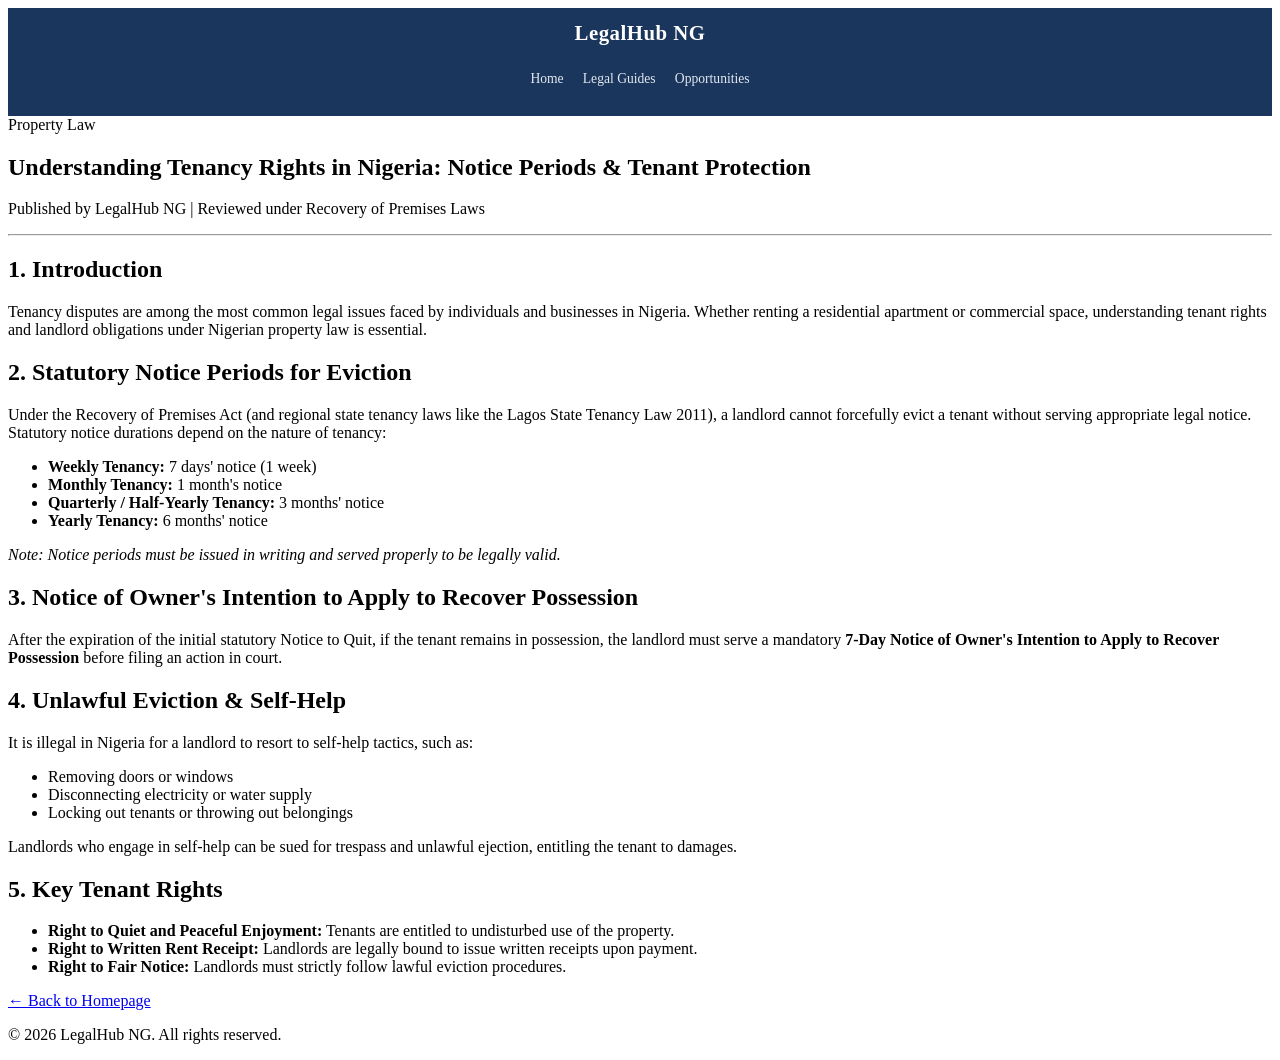
<file: tenancy-rights.html>
<!DOCTYPE html>
<html lang="en">
<head>
    <meta charset="UTF-8">
    <meta name="viewport" content="width=device-width, initial-scale=1.0">
    <title>Understanding Tenancy Rights in Nigeria | LegalHub NG</title>
    <link rel="stylesheet" href="css/style.css">
    <link rel="stylesheet" href="css/styles.css">
</head>
<body>

    <header>
        <nav class="nav-container">
            <a href="index.html" class="logo">LegalHub NG</a>
            <ul class="nav-links">
                <li><a href="index.html">Home</a></li>
                <li><a href="index.html#guides">Legal Guides</a></li>
                <li><a href="index.html#opportunities">Opportunities</a></li>
            </ul>
        </nav>
    </header>

    <main class="content-container">
        <article class="legal-article">
            <span class="category-tag">Property Law</span>
            <h1>Understanding Tenancy Rights in Nigeria: Notice Periods & Tenant Protection</h1>
            <p class="meta-info">Published by LegalHub NG | Reviewed under Recovery of Premises Laws</p>

            <hr>

            <section class="article-section">
                <h2>1. Introduction</h2>
                <p>Tenancy disputes are among the most common legal issues faced by individuals and businesses in Nigeria. Whether renting a residential apartment or commercial space, understanding tenant rights and landlord obligations under Nigerian property law is essential.</p>
            </section>

            <section class="article-section">
                <h2>2. Statutory Notice Periods for Eviction</h2>
                <p>Under the Recovery of Premises Act (and regional state tenancy laws like the Lagos State Tenancy Law 2011), a landlord cannot forcefully evict a tenant without serving appropriate legal notice. Statutory notice durations depend on the nature of tenancy:</p>
                <ul>
                    <li><strong>Weekly Tenancy:</strong> 7 days' notice (1 week)</li>
                    <li><strong>Monthly Tenancy:</strong> 1 month's notice</li>
                    <li><strong>Quarterly / Half-Yearly Tenancy:</strong> 3 months' notice</li>
                    <li><strong>Yearly Tenancy:</strong> 6 months' notice</li>
                </ul>
                <p><em>Note: Notice periods must be issued in writing and served properly to be legally valid.</em></p>
            </section>

            <section class="article-section">
                <h2>3. Notice of Owner's Intention to Apply to Recover Possession</h2>
                <p>After the expiration of the initial statutory Notice to Quit, if the tenant remains in possession, the landlord must serve a mandatory <strong>7-Day Notice of Owner's Intention to Apply to Recover Possession</strong> before filing an action in court.</p>
            </section>

            <section class="article-section">
                <h2>4. Unlawful Eviction & Self-Help</h2>
                <p>It is illegal in Nigeria for a landlord to resort to self-help tactics, such as:</p>
                <ul>
                    <li>Removing doors or windows</li>
                    <li>Disconnecting electricity or water supply</li>
                    <li>Locking out tenants or throwing out belongings</li>
                </ul>
                <p>Landlords who engage in self-help can be sued for trespass and unlawful ejection, entitling the tenant to damages.</p>
            </section>

            <section class="article-section">
                <h2>5. Key Tenant Rights</h2>
                <ul>
                    <li><strong>Right to Quiet and Peaceful Enjoyment:</strong> Tenants are entitled to undisturbed use of the property.</li>
                    <li><strong>Right to Written Rent Receipt:</strong> Landlords are legally bound to issue written receipts upon payment.</li>
                    <li><strong>Right to Fair Notice:</strong> Landlords must strictly follow lawful eviction procedures.</li>
                </ul>
            </section>

            <div class="article-footer">
                <a href="index.html" class="btn-secondary">← Back to Homepage</a>
            </div>
        </article>
    </main>

    <footer>
        <p>&copy; 2026 LegalHub NG. All rights reserved.</p>
    </footer>

</body>
</html>
</file>
<file: css/style.css>
header {
    background-color: #1a365d;
    color: #ffffff;
    padding: 0.8rem 1rem;
}

nav {
    display: flex;
    flex-direction: column;
    align-items: center;
    gap: 0.5rem;
    max-width: 1100px;
    margin: 0 auto;
}

.logo {
    font-size: 1.3rem;
    font-weight: bold;
    color: #ffffff;
    text-decoration: none;
    letter-spacing: 0.5px;
}

.nav-links {
    list-style: none;
    display: flex;
    justify-content: center;
    gap: 1.2rem;
    padding: 0;
}

.nav-links a {
    color: #e2e8f0;
    text-decoration: none;
    font-size: 0.85rem;
    font-weight: 500;
}
</file>
<file: css/styles.css>
header {
    background-color: #1a365d;
    color: #ffffff;
    padding: 0.8rem 1rem;
}

nav {
    display: flex;
    flex-direction: column;
    align-items: center;
    gap: 0.5rem;
    max-width: 1100px;
    margin: 0 auto;
}

.logo {
    font-size: 1.3rem;
    font-weight: bold;
    color: #ffffff;
    text-decoration: none;
    letter-spacing: 0.5px;
}

.nav-links {
    list-style: none;
    display: flex;
    justify-content: center;
    gap: 1.2rem;
    padding: 0;
}

.nav-links a {
    color: #e2e8f0;
    text-decoration: none;
    font-size: 0.85rem;
    font-weight: 500;
}
</file>
